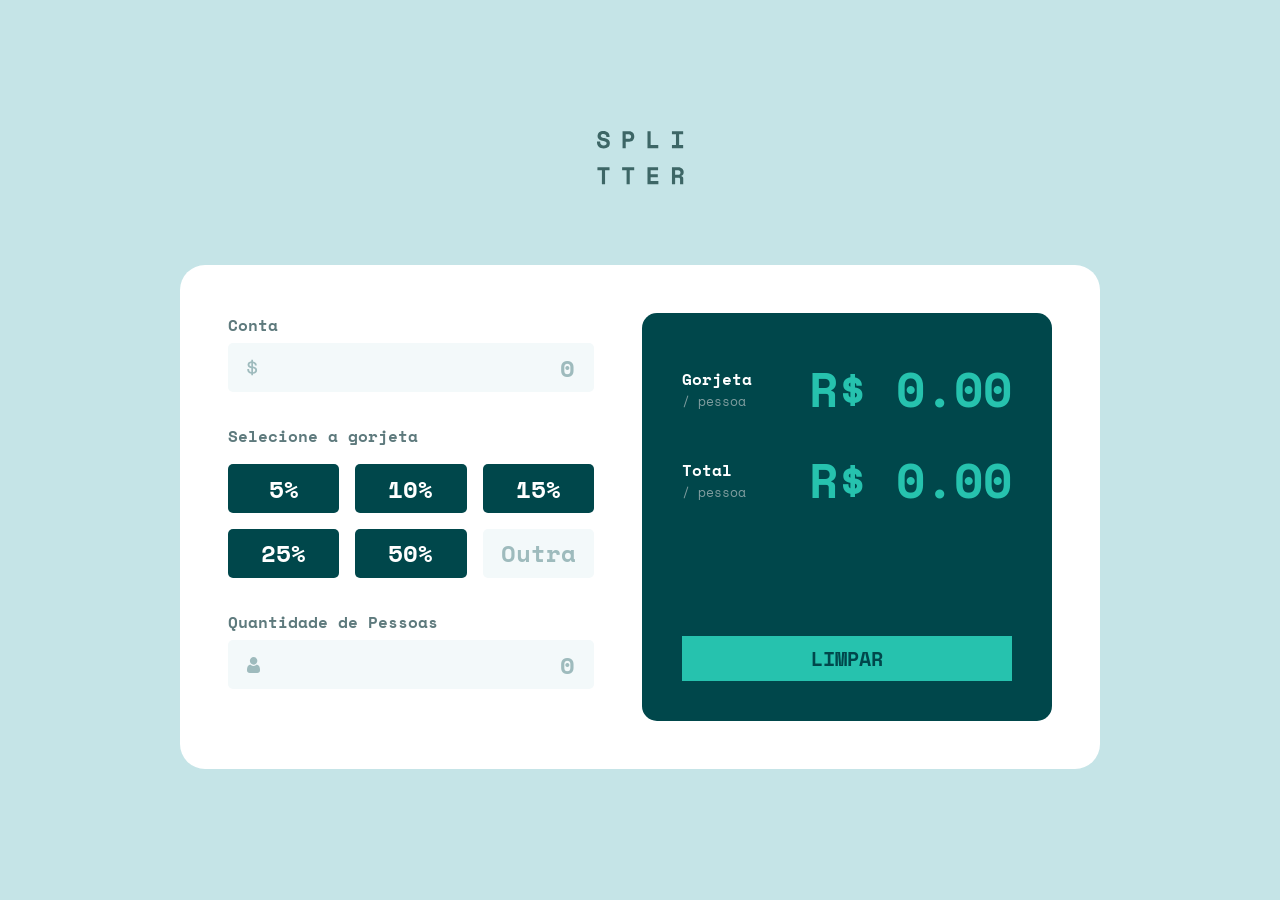
<file: index.html>
<!DOCTYPE html>
<html lang="en">
<head>
    <meta charset="UTF-8">
    <meta name="viewport" content="width=device-width, initial-scale=1.0">
    <link rel="preconnect" href="https://fonts.googleapis.com">
    <link rel="preconnect" href="https://fonts.gstatic.com" crossorigin>
    <link href="https://fonts.googleapis.com/css2?family=Space+Mono:ital,wght@0,400;0,700;1,400;1,700&display=swap" rel="stylesheet">
    <link rel="stylesheet" href="style.css">
    <script src="script.js" defer></script>
    <title>Calculadora de Gorjeta</title>
</head>
<body>
    <header>
        <img src="./images/logo.svg" alt="logo do splitter">
    </header>

    <main>
        <section class="informacoes">
            <form action="">
                <div class="conta">
                    <label for="conta">Conta</label>
                    <div>
                        <img src="./images/icon-dollar.svg" alt="icone do cifrao">
                        <input type="number" name="conta" id="conta" placeholder="0">
                    </div>
                </div>

                <div class="gorjeta">
                    <label for="outra">Selecione a gorjeta</label>

                    <div>
                        <input type="button" value="5%">
                        <input type="button" value="10%">
                        <input type="button" value="15%">
                        <input type="button" value="25%">
                        <input type="button" value="50%">
                        <input type="number" name="outra" id="outra" placeholder="Outra">
                    </div>
                </div>

                <div class="pessoas">
                    <div class="textos">
                        <label for="pessoas">Quantidade de Pessoas</label>
                        <p id="erro">Não pode ser zero</p>
                    </div>
                    <div class="input-box">
                        <img src="./images/icon-person.svg" alt="icone de pessoa">
                        <input type="number" name="pessoas" id="pessoas" placeholder="0">
                    </div>
                </div>
            </form>
        </section>

        <section class="resultados">
            <div> 
                <div class="gorjeta-total">
                    <p>
                        <strong>Gorjeta</strong> <br>
                        / pessoa
                    </p>

                    <strong>R$ 0.00</strong>
                </div>

                <div class="total">
                    <p>
                        <strong>Total</strong> <br>
                        / pessoa
                    </p>

                    <strong>R$ 0.00</strong>
                </div>
            </div>

            <button>Limpar</button>
        </section>
    </main>
</body>
</html>
</file>
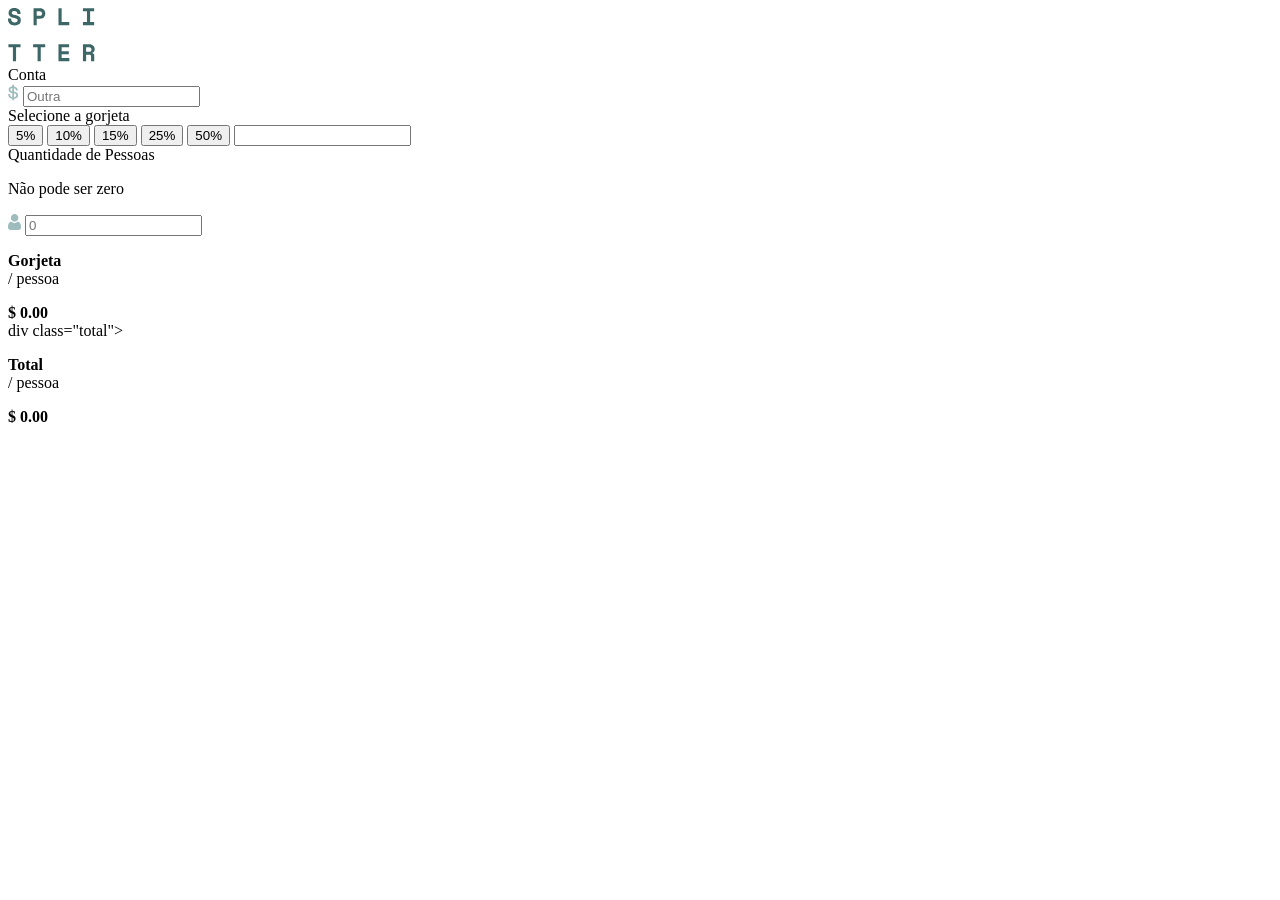
<file: inde.html>
<!DOCTYPE html>
<html lang="en">
<head>
    <meta charset="UTF-8">
    <meta name="viewport" content="width=device-width, initial-scale=1.0">
    <title>Calculadora de Gorjeta</title>
</head>
<body>
    <header>
        <img src="./images/logo.svg" alt="logo do splitter">
    </header>

    <main>
        <section class="informacoes">
            <form action="">
                <div class="conta">
                    <label for="conta">Conta</label>
                    <div>
                        <img src="./images/icon-dollar.svg" alt="icone do cifrao">
                        <input type="number" name="conta" id="conta" placeholder="Outra">
                    </div>
                </div>

                <div class="gorjeta">
                    <label for="outra">Selecione a gorjeta</label>

                    <div>
                        <input type="button" value="5%">
                        <input type="button" value="10%">
                        <input type="button" value="15%">
                        <input type="button" value="25%">
                        <input type="button" value="50%">
                        <input type="number" name="outra" id="outra">
                    </div>
                </div>

                <div class="pessoas">
                    <label for="pessoas">Quantidade de Pessoas</label>
                    <p>Não pode ser zero</p>
                    <div>
                        <img src="./images/icon-person.svg" alt="icone de pessoa">
                        <input type="number" name="pessoas" id="pessoas" placeholder="0">
                    </div>
                </div>
            </form>
        </section>

        <section class="resultados">
            <div class="gorjeta">
                <p>
                    <strong>Gorjeta</strong> <br>
                    / pessoa
                </p>

                <strong>$ 0.00</strong>
            </div>

            div class="total">
                <p>
                    <strong>Total</strong> <br>
                    / pessoa
                </p>

                <strong>$ 0.00</strong>
        </section>
    </main>
</body>
</html>
</file>
<file: style.css>
* {
  margin: 0;
  padding: 0;
  box-sizing: border-box;
  font-family: "Space Mono", serif;
}

:root{
  --green-100: #f3f9fa;
  --green-200: #c5e4e7;
  --green-300: #9ebbbd;
  --green-400: #7f9d9f;
  --green-500: #5e7a7d;
  --green-600: #547878;
  --green-700: #3d6666;
  --grenn-800: #00474b;
  --light-green: #26c2ae;
  --white: #ffffff;
  --green-hover: #9fe8df;
  --danger: #e17457;
}

body {
  background-color: var(--green-200);
}

header {
  display: flex;
  justify-content: center;
  padding-block: 2.8rem;
}

main {
  background-color: var(--white);
  padding: 2rem;
  border-radius: 1.5625rem 1.5625rem 0 0;
}

.conta,
.gorjeta,
.pessoas {
  margin-bottom: 2rem;
}

.conta label,
.gorjeta label,
.pessoas label {
  color: var(--green-500);
  font-weight: 700;
}

.conta div,
.pessoas .input-box {
  margin-top: 0.4rem;
  background-color: var(--green-100);
  padding: 0.4rem 1.2rem;
  display: flex;
  align-items: center;
  justify-content: space-between;
  border-radius: 0.3125rem;

}

.conta input,
.pessoas input {
  border: none;
  text-align: right;
  width: 100%;
  background: none;
  font-size: 1.5rem;
  font-weight: 700;
  color: var(--grenn-800);
  outline: none;
}

.conta input::placeholder,
.pessoas input::placeholder {
  color: var(--green-300);
}

:-webkit

.conta:has(input:focus) div,
.conta:has(input:hover) div,
.pessoas:has(input:focus) .input-box,
.pessoas:has(input:hover) .input-box,
.gorjeta #outra:focus,
.gorjeta #outra:hover {
  outline: 2px solid var(--light-green);
  cursor: pointer;
}

.gorjeta div {
  margin-top: 1rem;
  display: grid;
  grid-template-columns: 1fr 1fr;
  gap: 1rem;
}

.gorjeta input {
  font-size: 1.5rem;
  font-weight: 700;
  border: none;
  text-align: center;
  outline: none;
  padding-block: 0.4rem;
  border-radius: 0.3125rem;
  background-color: var(--grenn-800);
  color: var(--white);
}

.gorjeta .botao-ativo {
  background-color: var(--light-green);
 color: var(--grenn-800);
}

.gorjeta input[type="button"]:hover,
.resultados button:hover {
background-color: var(--green-hover);
cursor: pointer;
}


.gorjeta #outra {
  width: 100%;
  background-color: var(--green-100);
  color: var(--green-500);
}

.gorjeta #outra::placeholder {
  color: var(--green-300);
}

.pessoas .textos {
display: flex;
align-items: center;
justify-content: space-between;
}

.pessoas #erro-div {
outline: 2px solid var(--danger);
}

.pessoas #erro {
font-size: 0.75rem;
color: var(--danger);
font-weight: 700;
display: none;
}

.resultados {
  background-color: var(--grenn-800);
  border-radius: 0.9375rem;
  padding: 1.5rem;
}

.resultados div div {
  display: flex;
  justify-content: space-between;
  align-items: center;
}

.resultados p {
  color: var(--green-400);
  font-size: 0.8125rem;
}

.resultados p strong {
  color: var(--white);
  font-size: 1rem;
}

.resultados div > strong {
  color: var(--light-green);
  font-size: 2rem;
}

.resultados .gorjeta-total {
  margin-bottom: 1.25rem;
}

.resultados .total {
  margin-bottom: 2rem;
}

.resultados button {
  width: 100%;
  background: var(--light-green);
  border: none;
  border-radius: 0.3125;
  color: var(--grenn-800);
  font-weight: 700;
  text-transform: uppercase;
  font-size: 1.25rem;
  padding-block: 0.5rem;
}

 .conta input::-webkit-inner-spin-button,
 .pessoas input::-webkit-inner-spin-button,
 .gorjeta #outra::-webkit-inner-spin-button {
  display: none;
 }


@media(min-width: 920px) {

  body {
  display: flex;
  flex-direction: column;
  min-height: 100svh;
  justify-content: center;
  gap: 5rem;

  }

  header {
    padding: 0;
  }

main{
  display: flex;
  gap: 3rem;
  padding: 3rem;
  border-radius: 1.5625rem;
  max-width: 57.5rem;
  margin-inline: auto;
}

main section {
  width: 100%;
 }


 .gorjeta div {
  grid-template-columns: 1fr 1fr 1fr;
 }

 .resultados {
 display: flex;
 flex-direction: column;
 justify-content: space-between;

 padding: 2.5rem;
 }

 .resultados div > strong {
  font-size: 3rem;
 }
}
</file>
